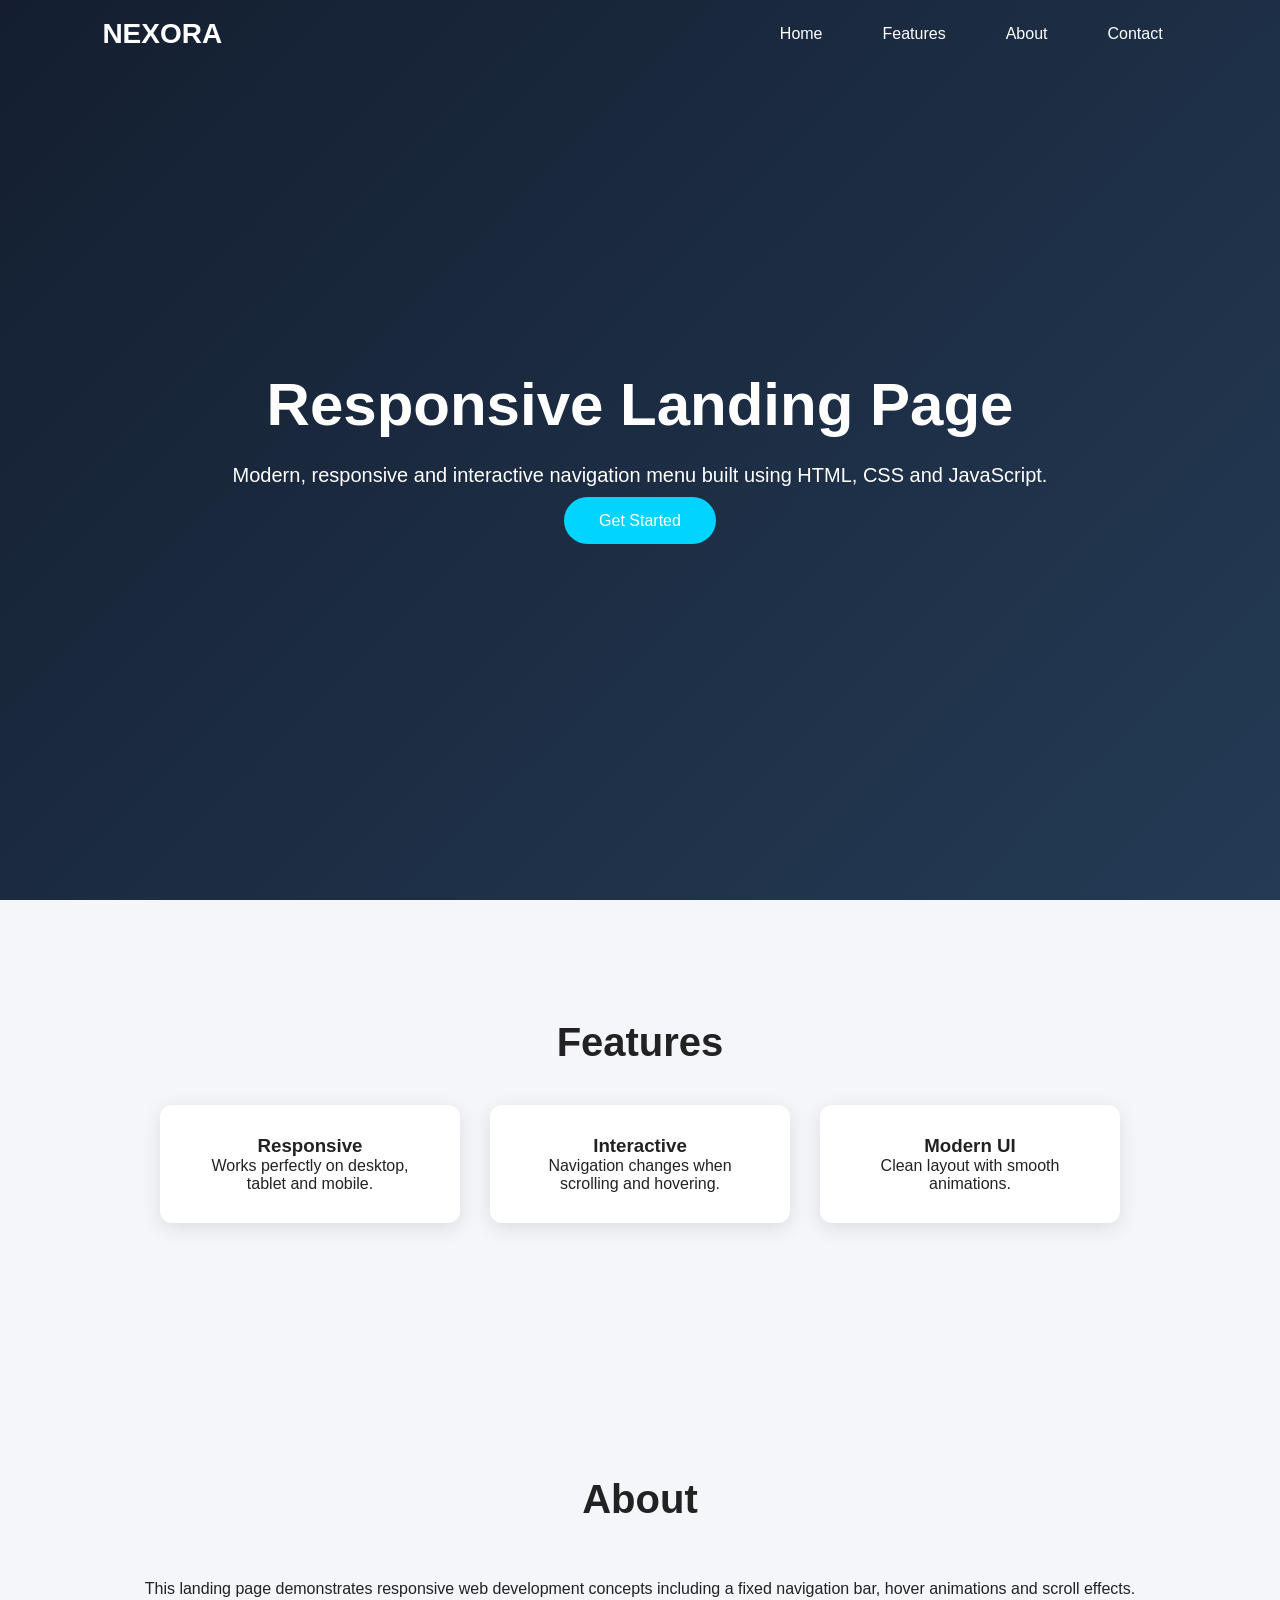
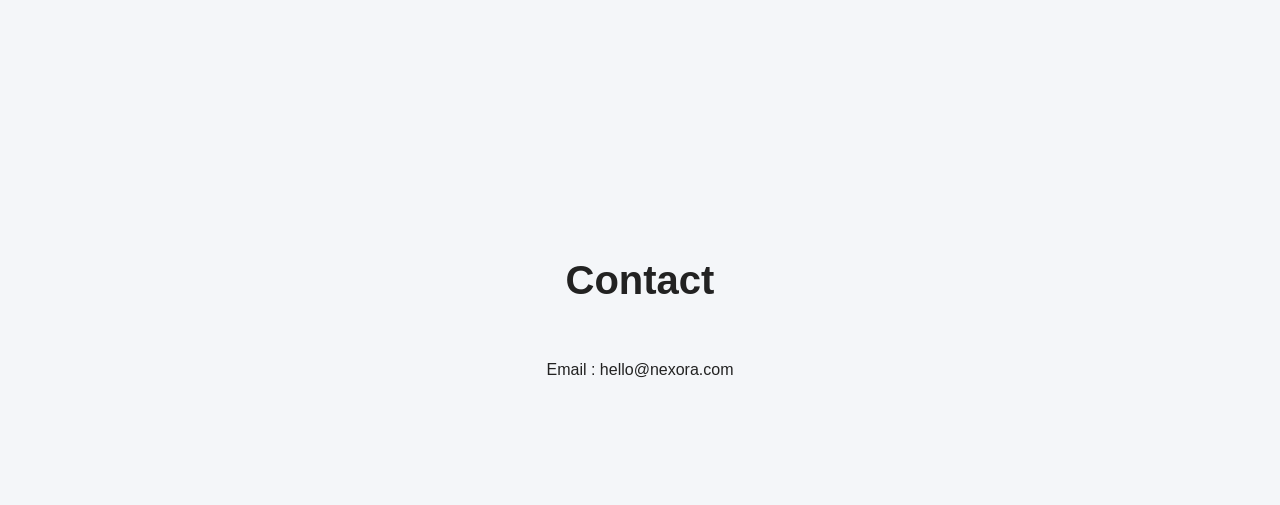
<file: Task1/index.html>
<!DOCTYPE html>
<html lang="en">
<head>
<meta charset="UTF-8">
<meta name="viewport" content="width=device-width, initial-scale=1.0">

<title>Responsive Landing Page</title>

<link rel="stylesheet" href="style.css">
</head>

<body>

<header id="navbar">

    <div class="logo">NEXORA</div>

    <nav>
        <ul id="menu">
            <li><a href="#home">Home</a></li>
            <li><a href="#features">Features</a></li>
            <li><a href="#about">About</a></li>
            <li><a href="#contact">Contact</a></li>
        </ul>

        <div id="hamburger">&#9776;</div>
    </nav>

</header>


<section class="hero" id="home">

    <div class="hero-text">

        <h1>Responsive Landing Page</h1>

        <p>
            Modern, responsive and interactive navigation
            menu built using HTML, CSS and JavaScript.
        </p>

        <a href="#features">Get Started</a>

    </div>

</section>


<section id="features">

    <h2>Features</h2>

    <div class="container">

        <div class="card">
            <h3>Responsive</h3>
            <p>Works perfectly on desktop, tablet and mobile.</p>
        </div>

        <div class="card">
            <h3>Interactive</h3>
            <p>Navigation changes when scrolling and hovering.</p>
        </div>

        <div class="card">
            <h3>Modern UI</h3>
            <p>Clean layout with smooth animations.</p>
        </div>

    </div>

</section>


<section id="about">

    <h2>About</h2>

    <p>
        This landing page demonstrates responsive web
        development concepts including a fixed navigation bar,
        hover animations and scroll effects.
    </p>

</section>


<section id="contact">

    <h2>Contact</h2>

    <p>Email : hello@nexora.com</p>

</section>

<script src="script.js"></script>

</body>
</html>
</file>
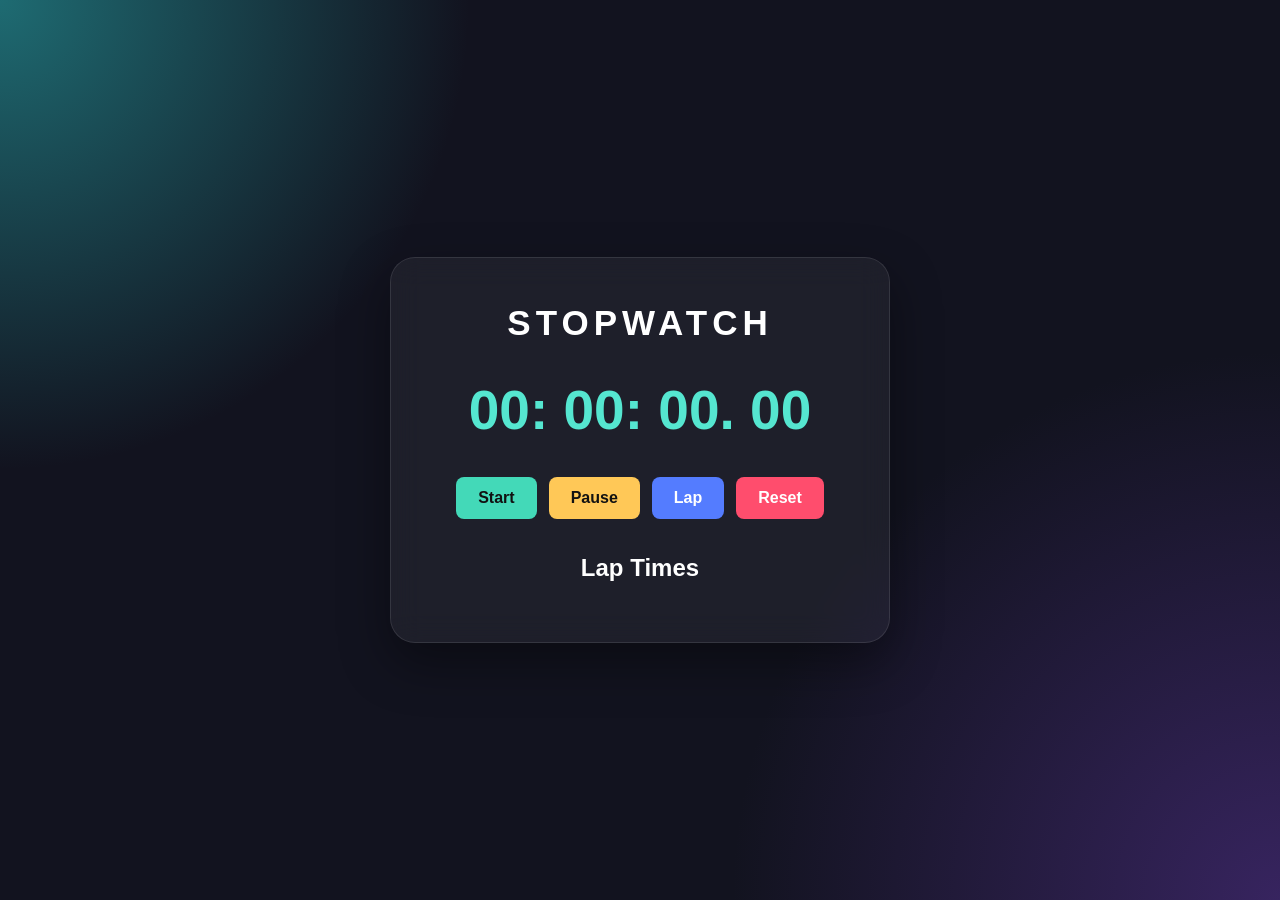
<file: Task2/index.html>
<!DOCTYPE html>
<html lang="en">

<head>
    <meta charset="UTF-8">
    <meta name="viewport" content="width=device-width, initial-scale=1.0">

    <title>Stopwatch</title>

    <link rel="stylesheet" href="style.css">
</head>

<body>

    <div class="stopwatch-container">

        <h1>STOPWATCH</h1>

        <div class="timer">
            <span id="hours">00</span>:
            <span id="minutes">00</span>:
            <span id="seconds">00</span>.
            <span id="milliseconds">00</span>
        </div>

        <div class="buttons">

            <button id="startBtn" onclick="startTimer()">
                Start
            </button>

            <button id="pauseBtn" onclick="pauseTimer()">
                Pause
            </button>

            <button id="lapBtn" onclick="recordLap()">
                Lap
            </button>

            <button id="resetBtn" onclick="resetTimer()">
                Reset
            </button>

        </div>

        <div class="lap-container">

            <h2>Lap Times</h2>

            <ul id="lapList"></ul>

        </div>

    </div>

    <script src="script.js"></script>

</body>

</html>
</file>
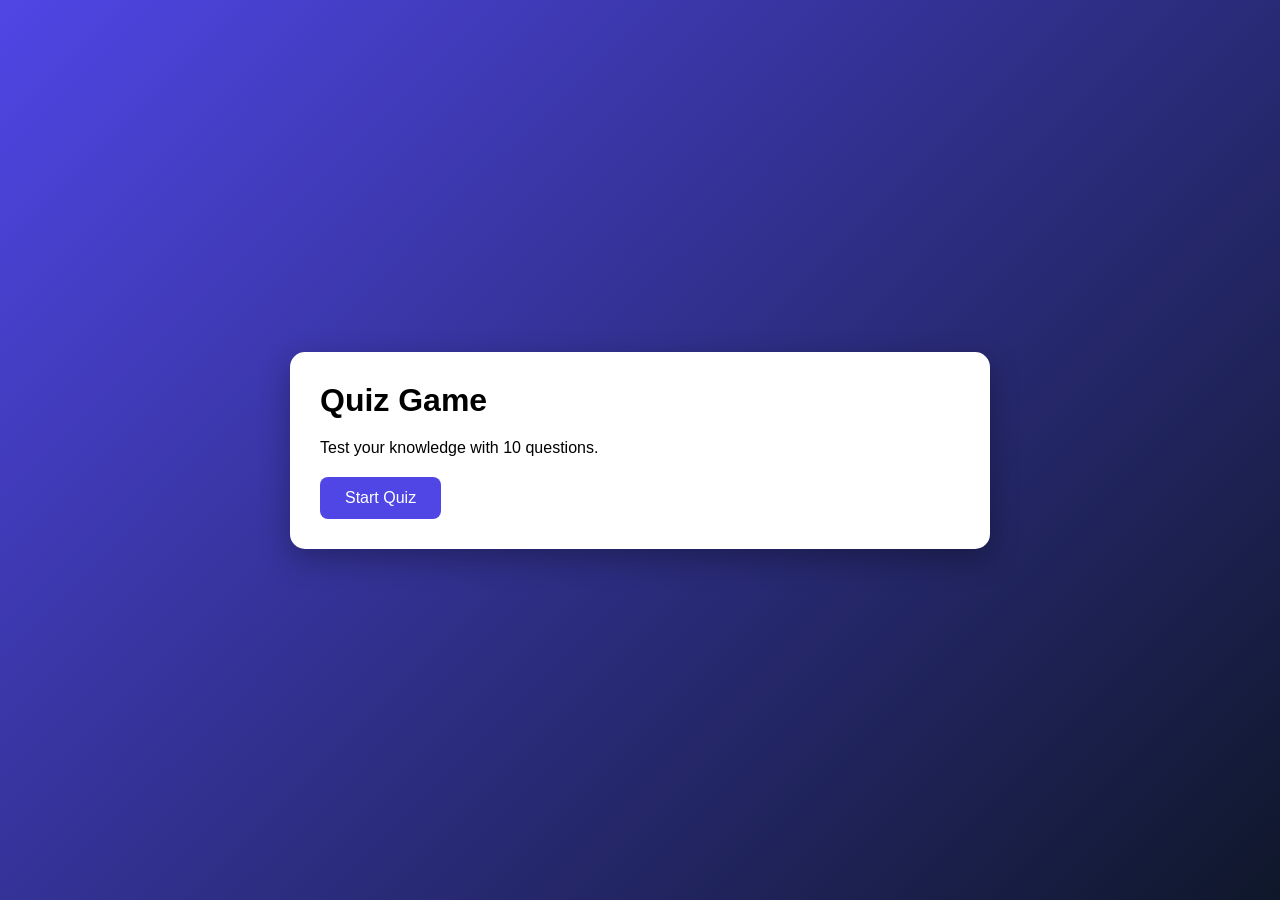
<file: task3/index.html>
<!DOCTYPE html>
<html lang="en">
<head>
<meta charset="UTF-8">
<meta name="viewport" content="width=device-width, initial-scale=1.0">
<title>Quiz Game Application</title>
<link rel="stylesheet" href="style.css">
</head>
<body>

<div class="container">

    <div id="startScreen" class="card">
        <h1>Quiz Game</h1>
        <p>Test your knowledge with 10 questions.</p>
        <button id="startBtn">Start Quiz</button>
    </div>

    <div id="quizScreen" class="card hide">

        <div class="top">
            <div id="progressText">Question 1 / 10</div>
            <div id="timer">20</div>
        </div>

        <div class="progressBar">
            <div id="progress"></div>
        </div>

        <h2 id="question"></h2>

        <div id="answers"></div>

        <button id="nextBtn">Next</button>

    </div>

    <div id="resultScreen" class="card hide">
        <h1>Quiz Completed!</h1>

        <h2 id="score"></h2>

        <button id="restartBtn">Restart Quiz</button>
    </div>

</div>

<script src="script.js"></script>

</body>
</html>
</file>
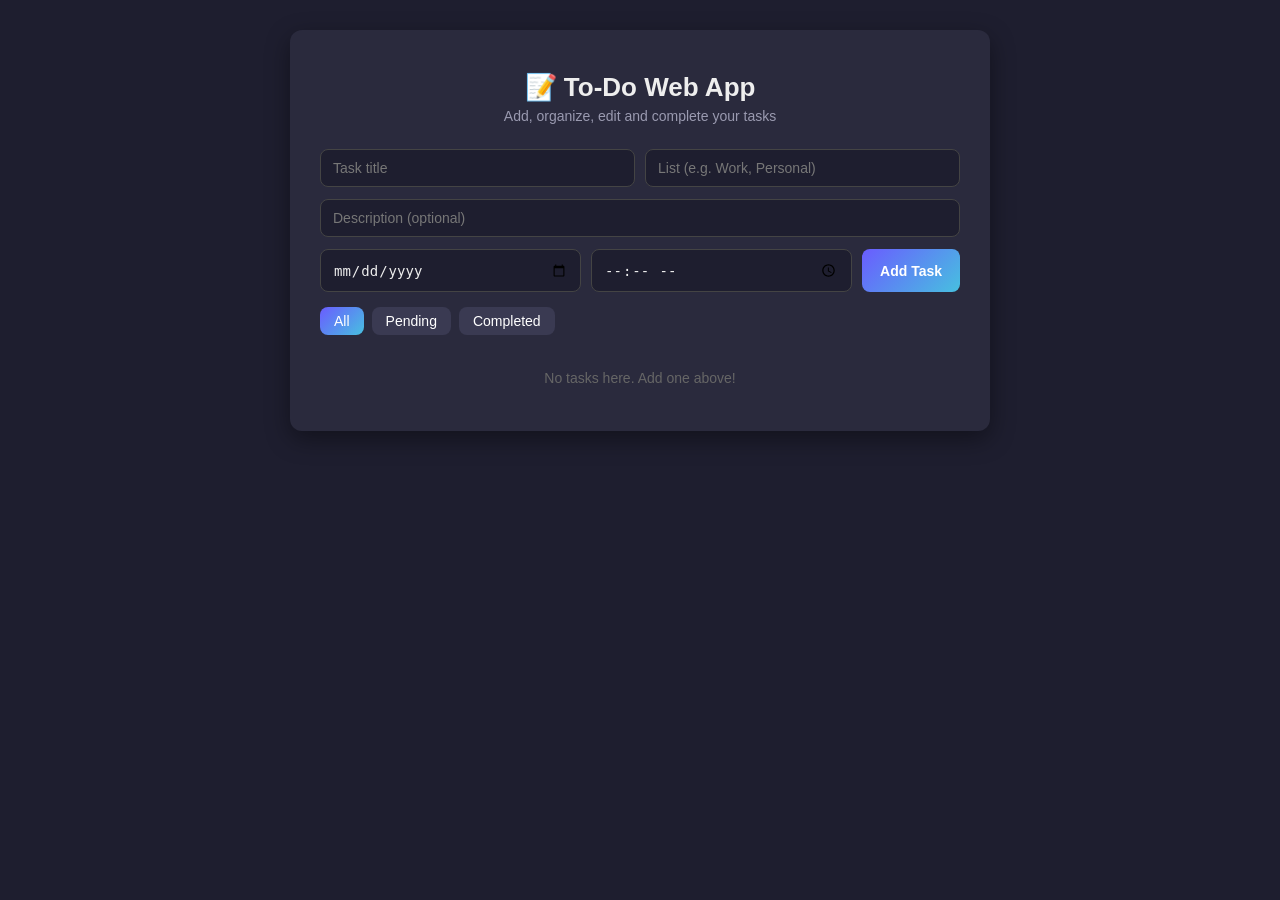
<file: task4.html>
<!DOCTYPE html>
<html lang="en">
<head>
<meta charset="UTF-8">
<title>To-Do Web App</title>
<style>
  * { box-sizing: border-box; }
  body {
    font-family: 'Segoe UI', Arial, sans-serif;
    background: #1e1e2f;
    color: #eee;
    margin: 0;
    padding: 30px;
    display: flex;
    justify-content: center;
  }
  .container {
    width: 100%;
    max-width: 700px;
    background: #2a2a3d;
    border-radius: 12px;
    padding: 25px 30px;
    box-shadow: 0 8px 24px rgba(0,0,0,0.4);
  }
  h1 {
    text-align: center;
    margin-bottom: 5px;
    font-size: 26px;
  }
  .subtitle {
    text-align: center;
    color: #9a9ab0;
    margin-bottom: 25px;
    font-size: 14px;
  }
  .form-row {
    display: flex;
    flex-wrap: wrap;
    gap: 10px;
    margin-bottom: 12px;
  }
  input, select {
    flex: 1;
    min-width: 120px;
    padding: 10px 12px;
    border-radius: 8px;
    border: 1px solid #444;
    background: #1e1e2f;
    color: #eee;
    font-size: 14px;
  }
  input::placeholder { color: #777; }
  button {
    padding: 10px 18px;
    border: none;
    border-radius: 8px;
    background: linear-gradient(135deg, #6a5cff, #47c0e0);
    color: white;
    font-weight: 600;
    cursor: pointer;
    font-size: 14px;
    transition: opacity 0.2s;
  }
  button:hover { opacity: 0.85; }
  .filters {
    display: flex;
    gap: 8px;
    margin: 15px 0;
    flex-wrap: wrap;
  }
  .filters button {
    background: #3a3a52;
    padding: 6px 14px;
    font-weight: 500;
  }
  .filters button.active {
    background: linear-gradient(135deg, #6a5cff, #47c0e0);
  }
  .list-group {
    margin-bottom: 20px;
  }
  .list-title {
    font-size: 15px;
    color: #9a9ab0;
    margin: 18px 0 8px;
    text-transform: uppercase;
    letter-spacing: 0.5px;
  }
  ul { list-style: none; padding: 0; margin: 0; }
  li {
    display: flex;
    align-items: center;
    gap: 10px;
    background: #33334a;
    border-radius: 8px;
    padding: 10px 12px;
    margin-bottom: 8px;
  }
  li.completed { opacity: 0.55; }
  li.completed .task-title { text-decoration: line-through; }
  .task-info { flex: 1; }
  .task-title { font-weight: 600; font-size: 15px; }
  .task-meta { font-size: 12px; color: #9a9ab0; margin-top: 2px; }
  .task-actions { display: flex; gap: 6px; }
  .task-actions button {
    padding: 6px 10px;
    font-size: 12px;
    border-radius: 6px;
  }
  .btn-edit { background: #e0a847 !important; }
  .btn-delete { background: #e05a5a !important; }
  .btn-complete { background: #4ac47a !important; }
  .empty-msg {
    text-align: center;
    color: #666;
    padding: 20px;
    font-size: 14px;
  }
  input[type="checkbox"] {
    width: 18px;
    height: 18px;
    accent-color: #6a5cff;
    flex: none;
  }
</style>
</head>
<body>
<div class="container">
  <h1>📝 To-Do Web App</h1>
  <div class="subtitle">Add, organize, edit and complete your tasks</div>

  <div class="form-row">
    <input type="text" id="title" placeholder="Task title">
    <input type="text" id="listName" placeholder="List (e.g. Work, Personal)">
  </div>
  <div class="form-row">
    <input type="text" id="desc" placeholder="Description (optional)">
  </div>
  <div class="form-row">
    <input type="date" id="date">
    <input type="time" id="time">
    <button id="addBtn" onclick="addOrUpdateTask()">Add Task</button>
  </div>

  <div class="filters">
    <button class="active" data-filter="all" onclick="setFilter('all')">All</button>
    <button data-filter="pending" onclick="setFilter('pending')">Pending</button>
    <button data-filter="completed" onclick="setFilter('completed')">Completed</button>
  </div>

  <div id="taskContainer"></div>
</div>

<script>
let tasks = JSON.parse(localStorage.getItem('todo_tasks') || '[]');
let editingId = null;
let currentFilter = 'all';

function save() {
  localStorage.setItem('todo_tasks', JSON.stringify(tasks));
}

function setFilter(f) {
  currentFilter = f;
  document.querySelectorAll('.filters button').forEach(b => b.classList.remove('active'));
  document.querySelector(`.filters button[data-filter="${f}"]`).classList.add('active');
  render();
}

function addOrUpdateTask() {
  const title = document.getElementById('title').value.trim();
  const listName = document.getElementById('listName').value.trim() || 'General';
  const desc = document.getElementById('desc').value.trim();
  const date = document.getElementById('date').value;
  const time = document.getElementById('time').value;

  if (!title) { alert('Please enter a task title.'); return; }

  if (editingId) {
    const t = tasks.find(x => x.id === editingId);
    t.title = title; t.listName = listName; t.desc = desc; t.date = date; t.time = time;
    editingId = null;
    document.getElementById('addBtn').textContent = 'Add Task';
  } else {
    tasks.push({
      id: Date.now(),
      title, listName, desc, date, time,
      completed: false
    });
  }

  document.getElementById('title').value = '';
  document.getElementById('listName').value = '';
  document.getElementById('desc').value = '';
  document.getElementById('date').value = '';
  document.getElementById('time').value = '';

  save();
  render();
}

function editTask(id) {
  const t = tasks.find(x => x.id === id);
  document.getElementById('title').value = t.title;
  document.getElementById('listName').value = t.listName;
  document.getElementById('desc').value = t.desc;
  document.getElementById('date').value = t.date;
  document.getElementById('time').value = t.time;
  editingId = id;
  document.getElementById('addBtn').textContent = 'Update Task';
  window.scrollTo({top: 0, behavior: 'smooth'});
}

function deleteTask(id) {
  tasks = tasks.filter(x => x.id !== id);
  save();
  render();
}

function toggleComplete(id) {
  const t = tasks.find(x => x.id === id);
  t.completed = !t.completed;
  save();
  render();
}

function render() {
  const container = document.getElementById('taskContainer');
  container.innerHTML = '';

  let filtered = tasks;
  if (currentFilter === 'pending') filtered = tasks.filter(t => !t.completed);
  if (currentFilter === 'completed') filtered = tasks.filter(t => t.completed);

  if (filtered.length === 0) {
    container.innerHTML = '<div class="empty-msg">No tasks here. Add one above!</div>';
    return;
  }

  const groups = {};
  filtered.forEach(t => {
    if (!groups[t.listName]) groups[t.listName] = [];
    groups[t.listName].push(t);
  });

  Object.keys(groups).sort().forEach(listName => {
    const groupDiv = document.createElement('div');
    groupDiv.className = 'list-group';
    groupDiv.innerHTML = `<div class="list-title">${listName}</div>`;
    const ul = document.createElement('ul');

    groups[listName].forEach(t => {
      const li = document.createElement('li');
      if (t.completed) li.classList.add('completed');
      const dueStr = t.date ? `${t.date}${t.time ? ' ' + t.time : ''}` : 'No due date';
      li.innerHTML = `
        <input type="checkbox" ${t.completed ? 'checked' : ''} onchange="toggleComplete(${t.id})">
        <div class="task-info">
          <div class="task-title">${t.title}</div>
          <div class="task-meta">${t.desc ? t.desc + ' • ' : ''}Due: ${dueStr}</div>
        </div>
        <div class="task-actions">
          <button class="btn-edit" onclick="editTask(${t.id})">Edit</button>
          <button class="btn-delete" onclick="deleteTask(${t.id})">Delete</button>
        </div>
      `;
      ul.appendChild(li);
    });

    groupDiv.appendChild(ul);
    container.appendChild(groupDiv);
  });
}

render();
</script>
</body>
</html>
</file>
<file: Task1/style.css>
*{
    margin:0;
    padding:0;
    box-sizing:border-box;
}

html{
    scroll-behavior:smooth;
}

body{
    font-family:Arial,Helvetica,sans-serif;
    background:#f4f6f9;
    color:#222;
}

/* Navbar */

header{
    position:fixed;
    width:100%;
    top:0;
    left:0;

    display:flex;
    justify-content:space-between;
    align-items:center;

    padding:18px 8%;

    transition:.4s;

    z-index:1000;
}

header.active{
    background:#111827;
    box-shadow:0 4px 15px rgba(0,0,0,.2);
}

.logo{
    color:white;
    font-size:28px;
    font-weight:bold;
}

nav ul{
    display:flex;
    list-style:none;
}

nav li{
    margin-left:30px;
}

nav a{
    text-decoration:none;
    color:white;
    padding:8px 15px;
    transition:.3s;
    border-radius:5px;
}

nav a:hover{

    background:#00d4ff;
    color:#111827;

}

#hamburger{

    display:none;
    color:white;
    font-size:30px;
    cursor:pointer;

}

/* Hero */

.hero{

    height:100vh;

    display:flex;
    justify-content:center;
    align-items:center;

    text-align:center;

    background:linear-gradient(135deg,#141E30,#243B55);

}

.hero h1{

    font-size:60px;
    color:white;

}

.hero p{

    color:white;

    margin:25px 0;

    font-size:20px;

}

.hero a{

    text-decoration:none;

    color:white;

    background:#00d4ff;

    padding:15px 35px;

    border-radius:40px;

    transition:.3s;

}

.hero a:hover{

    background:white;
    color:#111827;

}

/* Sections */

section{

    padding:120px 8%;

}

h2{

    text-align:center;
    margin-bottom:40px;
    font-size:40px;

}

.container{

    display:flex;
    gap:30px;
    justify-content:center;
    flex-wrap:wrap;

}

.card{

    background:white;

    width:300px;

    padding:30px;

    border-radius:12px;

    text-align:center;

    transition:.4s;

    box-shadow:0 5px 20px rgba(0,0,0,.1);

}

.card:hover{

    transform:translateY(-10px);

}

#about,
#contact{

    text-align:center;
    line-height:1.8;

}

/* Mobile */

@media(max-width:768px){

nav ul{

display:none;

position:absolute;

top:70px;

right:0;

background:#111827;

width:220px;

flex-direction:column;

text-align:center;

}

nav ul.show{

display:flex;

}

nav li{

margin:20px 0;

}

#hamburger{

display:block;

}

.hero h1{

font-size:40px;

}

.hero p{

font-size:17px;

}

}
</file>
<file: Task2/style.css>
* {
    margin: 0;
    padding: 0;
    box-sizing: border-box;
}

body {
    min-height: 100vh;

    display: flex;
    justify-content: center;
    align-items: center;

    font-family: Arial, sans-serif;

    background:
        radial-gradient(circle at top left, #1e6b72, transparent 30%),
        radial-gradient(circle at bottom right, #37245f, transparent 35%),
        #12131f;

    color: white;
}

.stopwatch-container {
    width: 500px;

    padding: 45px;

    text-align: center;

    background: rgba(255, 255, 255, 0.05);

    border: 1px solid rgba(255, 255, 255, 0.1);

    border-radius: 25px;

    backdrop-filter: blur(15px);

    box-shadow: 0 20px 50px rgba(0, 0, 0, 0.4);
}

h1 {
    margin-bottom: 35px;

    font-size: 35px;

    letter-spacing: 5px;
}

.timer {
    margin-bottom: 35px;

    font-size: 55px;
    font-weight: bold;

    color: #55e6d0;
}

.buttons {
    display: flex;

    justify-content: center;

    gap: 12px;

    flex-wrap: wrap;
}

button {
    padding: 12px 22px;

    border: none;

    border-radius: 8px;

    font-size: 16px;
    font-weight: bold;

    cursor: pointer;

    transition: 0.3s;
}

#startBtn {
    background: #43d9b8;
    color: #111;
}

#pauseBtn {
    background: #ffc857;
    color: #111;
}

#lapBtn {
    background: #547cff;
    color: white;
}

#resetBtn {
    background: #ff4d6d;
    color: white;
}

button:hover {
    transform: translateY(-3px);

    opacity: 0.85;
}

.lap-container {
    margin-top: 35px;
}

.lap-container h2 {
    margin-bottom: 15px;
}

#lapList {
    max-height: 180px;

    overflow-y: auto;

    list-style: none;
}

#lapList li {
    display: flex;

    justify-content: space-between;

    margin: 8px 0;

    padding: 12px 18px;

    background: rgba(255, 255, 255, 0.08);

    border-radius: 8px;
}

@media (max-width: 600px) {

    .stopwatch-container {
        width: 90%;

        padding: 30px 20px;
    }

    .timer {
        font-size: 38px;
    }

    h1 {
        font-size: 28px;
    }
}
</file>
<file: task3/style.css>
*{
margin:0;
padding:0;
box-sizing:border-box;
font-family:Arial,Helvetica,sans-serif;
}

body{
background:linear-gradient(135deg,#4f46e5,#0f172a);
height:100vh;
display:flex;
justify-content:center;
align-items:center;
}

.container{
width:90%;
max-width:700px;
}

.card{
background:white;
padding:30px;
border-radius:15px;
box-shadow:0 10px 30px rgba(0,0,0,.3);
}

.hide{
display:none;
}

h1,h2{
margin-bottom:20px;
}

button{
padding:12px 25px;
font-size:16px;
border:none;
border-radius:8px;
cursor:pointer;
background:#4f46e5;
color:white;
margin-top:20px;
}

button:hover{
background:#3730a3;
}

.option{
display:block;
width:100%;
padding:15px;
margin:12px 0;
background:#f1f5f9;
border-radius:8px;
cursor:pointer;
transition:.3s;
border:2px solid transparent;
}

.option:hover{
background:#dbeafe;
}

.option.selected{
border:2px solid #2563eb;
background:#bfdbfe;
}

.top{
display:flex;
justify-content:space-between;
margin-bottom:15px;
font-weight:bold;
}

.progressBar{
height:12px;
background:#ddd;
border-radius:10px;
overflow:hidden;
margin-bottom:20px;
}

#progress{
height:100%;
width:0%;
background:#22c55e;
transition:.4s;
}

#timer{
color:red;
font-size:20px;
}

#score{
font-size:35px;
color:#16a34a;
text-align:center;
}
</file>
